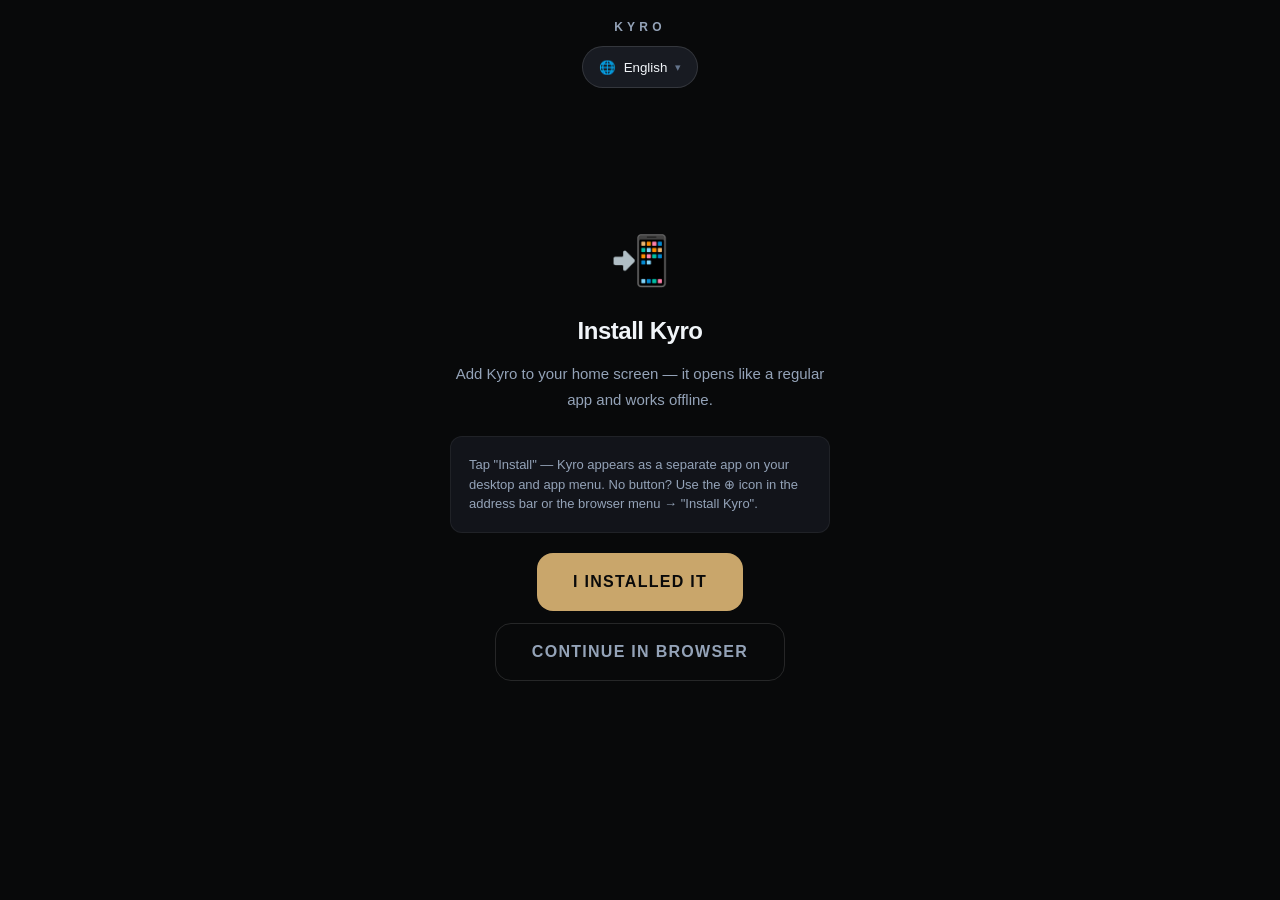
<file: kyro/index.html>
<!DOCTYPE html>
<html lang="ru">
<head>
  <meta charset="UTF-8" />
  <title>Kyro</title>
  <meta name="viewport" content="width=device-width,initial-scale=1,viewport-fit=cover" />
  <meta http-equiv="Content-Security-Policy" content="default-src 'self'; script-src 'self'; style-src 'self' 'unsafe-inline'; img-src 'self' data:; manifest-src 'self'; connect-src 'self'; object-src 'none'; base-uri 'none'; form-action 'none'" />
  <meta name="referrer" content="no-referrer" />
  <meta name="color-scheme" content="dark" />
  <meta name="theme-color" content="#08090a" />
  <meta name="description" content="Kyro — habits, goals, rewards." />
  <meta name="format-detection" content="telephone=no" />

  <!-- PWA -->
  <link rel="manifest" href="manifest.json" />
  <meta name="mobile-web-app-capable" content="yes" />
  <meta name="apple-mobile-web-app-capable" content="yes" />
  <meta name="apple-mobile-web-app-status-bar-style" content="black-translucent" />
  <meta name="apple-mobile-web-app-title" content="Kyro" />
  <link rel="icon" type="image/png" href="icons/icon-192.png" />
  <link rel="apple-touch-icon" href="icons/apple-touch-icon.png" />

  <link rel="stylesheet" href="styles.css" />
</head>
<body>

<!-- ================= ONBOARDING ================= -->
<div class="onboarding" id="onboarding">
  <div class="onboarding-header">
    <div class="onboarding-header-logo" id="onboarding-logo">Kyro</div>
    <button class="lang-pill" id="ob-lang-btn" type="button" aria-haspopup="dialog"><span aria-hidden="true">🌐</span><span id="ob-lang-label"></span><span class="chev" aria-hidden="true">▾</span></button>
  </div>

  <!-- 0: Install -->
  <div class="onboarding-screen active" data-screen="0">
    <div class="onboarding-content">
      <div class="install-icon">📲</div>
      <div class="onboarding-title" data-i18n="inst_title">Установите Kyro</div>
      <div class="onboarding-desc" data-i18n="inst_desc"></div>
      <div class="install-instructions" id="install-instructions"></div>
      <button class="onboarding-btn" id="onboarding-next-install">…</button>
      <button class="onboarding-btn secondary" id="onboarding-skip-install" style="margin-top:12px;" data-i18n="inst_browser"></button>
    </div>
  </div>

  <!-- 1: Quote -->
  <div class="onboarding-screen" data-screen="1">
    <div class="onboarding-quote" id="onboarding-quote">
      <div class="onboarding-quote-text" data-i18n="quote_text"></div>
      <div class="onboarding-quote-author" data-i18n="quote_author"></div>
    </div>
    <div class="onboarding-quote-btn" id="quote-btn-wrapper">
      <button class="onboarding-btn" id="onboarding-quote-start" data-i18n="start"></button>
    </div>
  </div>

  <!-- 2: Reading -->
  <div class="onboarding-screen" data-screen="2">
    <div class="onboarding-content">
      <div class="onboarding-label" data-i18n="recommend"></div>
      <div class="onboarding-title" data-i18n="before"></div>
      <div class="onboarding-desc" data-i18n="before_desc"></div>
      <div class="onboarding-article">
        <div class="onboarding-article-source" data-i18n="art_author"></div>
        <div class="onboarding-article-title" data-i18n="art_title"></div>
        <a href="https://x.com/thedankoe/status/2010751592346030461" target="_blank" rel="noopener noreferrer" class="onboarding-article-link" data-i18n="read_thread"></a>
      </div>
      <button class="onboarding-btn" id="onboarding-next-2" data-i18n="cont"></button>
    </div>
  </div>

  <!-- 3: Anti-vision -->
  <div class="onboarding-screen" data-screen="3">
    <div class="onboarding-content">
      <div class="onboarding-label" data-i18n="step1"></div>
      <div class="onboarding-title" data-i18n="anti_v"></div>
      <div class="onboarding-desc" data-i18n="anti_v_desc"></div>
      <textarea class="onboarding-textarea anti" id="anti-vision-input" data-i18n-ph="anti_ph" maxlength="200"></textarea>
      <div class="onboarding-word-count"><span id="anti-char-count">0</span> / 200</div>
      <button class="onboarding-btn" id="onboarding-next-3" data-i18n="cont"></button>
    </div>
  </div>

  <!-- 4: Vision -->
  <div class="onboarding-screen" data-screen="4">
    <div class="onboarding-content">
      <div class="onboarding-label" data-i18n="step2"></div>
      <div class="onboarding-title" data-i18n="vis"></div>
      <div class="onboarding-desc" data-i18n="vis_desc"></div>
      <textarea class="onboarding-textarea" id="vision-input" data-i18n-ph="vis_ph" maxlength="200"></textarea>
      <div class="onboarding-word-count"><span id="vision-char-count">0</span> / 200</div>
      <button class="onboarding-btn" id="onboarding-next-4" data-i18n="cont"></button>
    </div>
  </div>

  <!-- 5: Reflection time -->
  <div class="onboarding-screen" data-screen="5">
    <div class="onboarding-content">
      <div class="onboarding-label" data-i18n="step3"></div>
      <div class="onboarding-title" data-i18n="refl_title"></div>
      <div class="onboarding-desc" data-i18n="refl_desc"></div>
      <div class="onboarding-time-picker">
        <input type="time" id="reflection-time-input" value="08:00" />
      </div>
      <p class="small" style="margin:12px 0 24px;color:var(--text-dim);text-align:center;" data-i18n="later_hint"></p>
      <button class="onboarding-btn" id="onboarding-next-5" data-i18n="cont"></button>
    </div>
  </div>

  <!-- 6: How it works -->
  <div class="onboarding-screen" data-screen="6">
    <div class="onboarding-content">
      <div class="onboarding-label" data-i18n="how"></div>
      <div class="onboarding-title" data-i18n="simple"></div>
      <div class="onboarding-flow">
        <div class="flow-row">
          <div class="flow-item earn"><div class="flow-icon">✓</div><div class="flow-label" data-i18n="f_tasks"></div></div>
          <div class="flow-plus">+</div>
          <div class="flow-item earn"><div class="flow-icon">⚑</div><div class="flow-label" data-i18n="f_goals"></div></div>
          <div class="flow-arrow">→</div>
          <div class="flow-item points"><div class="flow-icon">+</div><div class="flow-label" data-i18n="f_points"></div></div>
        </div>
        <div class="flow-row">
          <div class="flow-item slip"><div class="flow-icon">✗</div><div class="flow-label" data-i18n="f_slip"></div></div>
          <div class="flow-arrow">→</div>
          <div class="flow-item debt"><div class="flow-icon">−</div><div class="flow-label" data-i18n="f_debt"></div></div>
          <div class="flow-arrow">→</div>
          <div class="flow-item atone"><div class="flow-icon">↺</div><div class="flow-label" data-i18n="f_atone"></div></div>
        </div>
        <div class="flow-row final">
          <div class="flow-item reward"><div class="flow-icon">★</div><div class="flow-label" data-i18n="f_rewards"></div></div>
        </div>
      </div>
      <button class="onboarding-btn" id="onboarding-start" data-i18n="enter"></button>
    </div>
  </div>

  <div class="onboarding-foot" id="onboarding-foot">
    <button class="foot-btn hidden-btn" id="onboarding-back" type="button"><span class="arr" aria-hidden="true">←</span><span data-i18n="ob_back"></span></button>
    <div class="onboarding-progress" id="onboarding-progress"></div>
    <button class="foot-btn skip" id="onboarding-skip" type="button"><span data-i18n="skip"></span><span class="arr" aria-hidden="true">→</span></button>
  </div>
</div>

<!-- ================= REFLECTION ================= -->
<div class="reflection-modal" id="reflection-modal" role="dialog" aria-modal="true">
  <div class="reflection-content">
    <div class="reflection-label" data-i18n="refl_title"></div>
    <div class="reflection-question" id="reflection-question"></div>
    <div class="reflection-actions">
      <button class="onboarding-btn secondary" id="reflection-skip" data-i18n="refl_later"></button>
      <button class="onboarding-btn" id="reflection-done" data-i18n="refl_done"></button>
    </div>
  </div>
</div>

<!-- ================= PIN LOCK ================= -->
<div class="pin-lock" id="pin-lock" role="dialog" aria-modal="true">
  <div class="pin-lock-title">Kyro</div>
  <div class="pin-lock-msg" id="pin-msg"></div>
  <div class="pin-dots" id="pin-dots">
    <div class="pin-dot"></div><div class="pin-dot"></div><div class="pin-dot"></div><div class="pin-dot"></div>
  </div>
  <div class="pin-pad" id="pin-pad">
    <button class="pin-btn" type="button">1</button><button class="pin-btn" type="button">2</button><button class="pin-btn" type="button">3</button>
    <button class="pin-btn" type="button">4</button><button class="pin-btn" type="button">5</button><button class="pin-btn" type="button">6</button>
    <button class="pin-btn" type="button">7</button><button class="pin-btn" type="button">8</button><button class="pin-btn" type="button">9</button>
    <button class="pin-btn empty" type="button" tabindex="-1" aria-hidden="true"></button><button class="pin-btn" type="button">0</button><button class="pin-btn back" type="button" aria-label="Backspace">←</button>
  </div>
  <div class="pin-links">
    <button class="link-btn" id="pin-forgot" type="button"></button>
    <button class="link-btn" id="pin-cancel" type="button" style="display:none"></button>
  </div>
</div>

<!-- ================= APP ================= -->
<div class="app-shell" id="app-shell" style="display:none">
  <div class="inner">
    <div class="install-banner hidden" id="install-banner">
      <div class="install-banner-text"><span class="icon">⊕</span><span id="install-banner-label"></span></div>
      <div style="display:flex;align-items:center;gap:6px;">
        <button class="install-banner-btn" id="install-banner-btn" type="button"></button>
        <button class="install-banner-close" id="install-banner-close" type="button" aria-label="Close">✕</button>
      </div>
    </div>

    <header class="top-header">
      <div class="app-title"><span>Kyro</span></div>
      <div class="header-right">
        <button class="settings-btn hbtn" id="lock-btn" type="button"><span class="hi" aria-hidden="true">🔒</span><span class="hl" data-i18n="hdr_lock"></span></button>
        <button class="settings-btn hbtn" id="settings-btn" type="button"><span class="hi" aria-hidden="true">☰</span><span class="hl" data-i18n="hdr_menu"></span></button>
      </div>
    </header>

    <nav class="nav-tabs" id="nav-tabs">
      <button class="nav-tab active" data-tab="tasks" type="button"><span class="icon" style="color:var(--emerald)">✓</span><span data-i18n="tab_tasks"></span></button>
      <button class="nav-tab" data-tab="goals" type="button"><span class="icon" style="color:var(--emerald)">⚑</span><span data-i18n="tab_goals"></span></button>
      <button class="nav-tab" data-tab="anti" type="button"><span class="icon" style="color:var(--crimson)">⚔</span><span data-i18n="tab_fight"></span></button>
      <button class="nav-tab" data-tab="analytics" type="button"><span class="icon">↗</span><span data-i18n="tab_prog"></span></button>
      <button class="nav-tab" data-tab="month" type="button"><span class="icon">🌸</span><span data-i18n="tab_month"></span></button>
      <button class="nav-tab" data-tab="redeem" type="button"><span class="icon" style="color:var(--gold)">★</span><span data-i18n="tab_rew"></span></button>
    </nav>
    <div class="hint" id="tab-hint" hidden></div>

    <section id="tab-tasks"></section>
    <section id="tab-goals" style="display:none;"></section>
    <section id="tab-anti" style="display:none;"></section>
    <section id="tab-analytics" style="display:none;"></section>
    <section id="tab-month" style="display:none;"></section>
    <section id="tab-redeem" style="display:none;"></section>
  </div>
  <button class="fab" id="fab" type="button"><span class="fab-plus" aria-hidden="true">+</span><span id="fab-label"></span></button>
</div>

<!-- Settings -->
<div class="modal-overlay" id="settings-modal">
  <div class="modal" role="dialog" aria-modal="true">
    <div class="modal-header">
      <div class="modal-title" data-i18n="settings"></div>
      <button class="modal-close" id="modal-close" type="button" aria-label="Close">✕</button>
    </div>
    <div id="settings-content"></div>
  </div>
</div>

<!-- Install instructions -->
<div class="modal-overlay" id="install-modal">
  <div class="modal" role="dialog" aria-modal="true">
    <div class="modal-header">
      <div class="modal-title" data-i18n="inst_modal_title"></div>
      <button class="modal-close" id="install-modal-close" type="button" aria-label="Close">✕</button>
    </div>
    <div class="install-instructions" id="install-modal-instructions" style="margin:0;"></div>
  </div>
</div>

<!-- Quick add -->
<div class="modal-overlay" id="quick-modal">
  <div class="modal" role="dialog" aria-modal="true" aria-labelledby="quick-title">
    <div class="modal-header">
      <div class="modal-title" id="quick-title"></div>
      <button class="modal-close" id="quick-close" type="button" aria-label="Close">✕</button>
    </div>
    <div id="quick-body"></div>
  </div>
</div>

<!-- Language picker -->
<div class="modal-overlay top-layer" id="lang-modal">
  <div class="modal" role="dialog" aria-modal="true">
    <div class="modal-header">
      <div class="modal-title" data-i18n="language"></div>
      <button class="modal-close" id="lang-close" type="button" aria-label="Close">✕</button>
    </div>
    <div class="lang-list" id="lang-list"></div>
  </div>
</div>

<div class="toast" id="toast" role="status" aria-live="polite"></div>

<script src="app.js"></script>
</body>
</html>
</file>
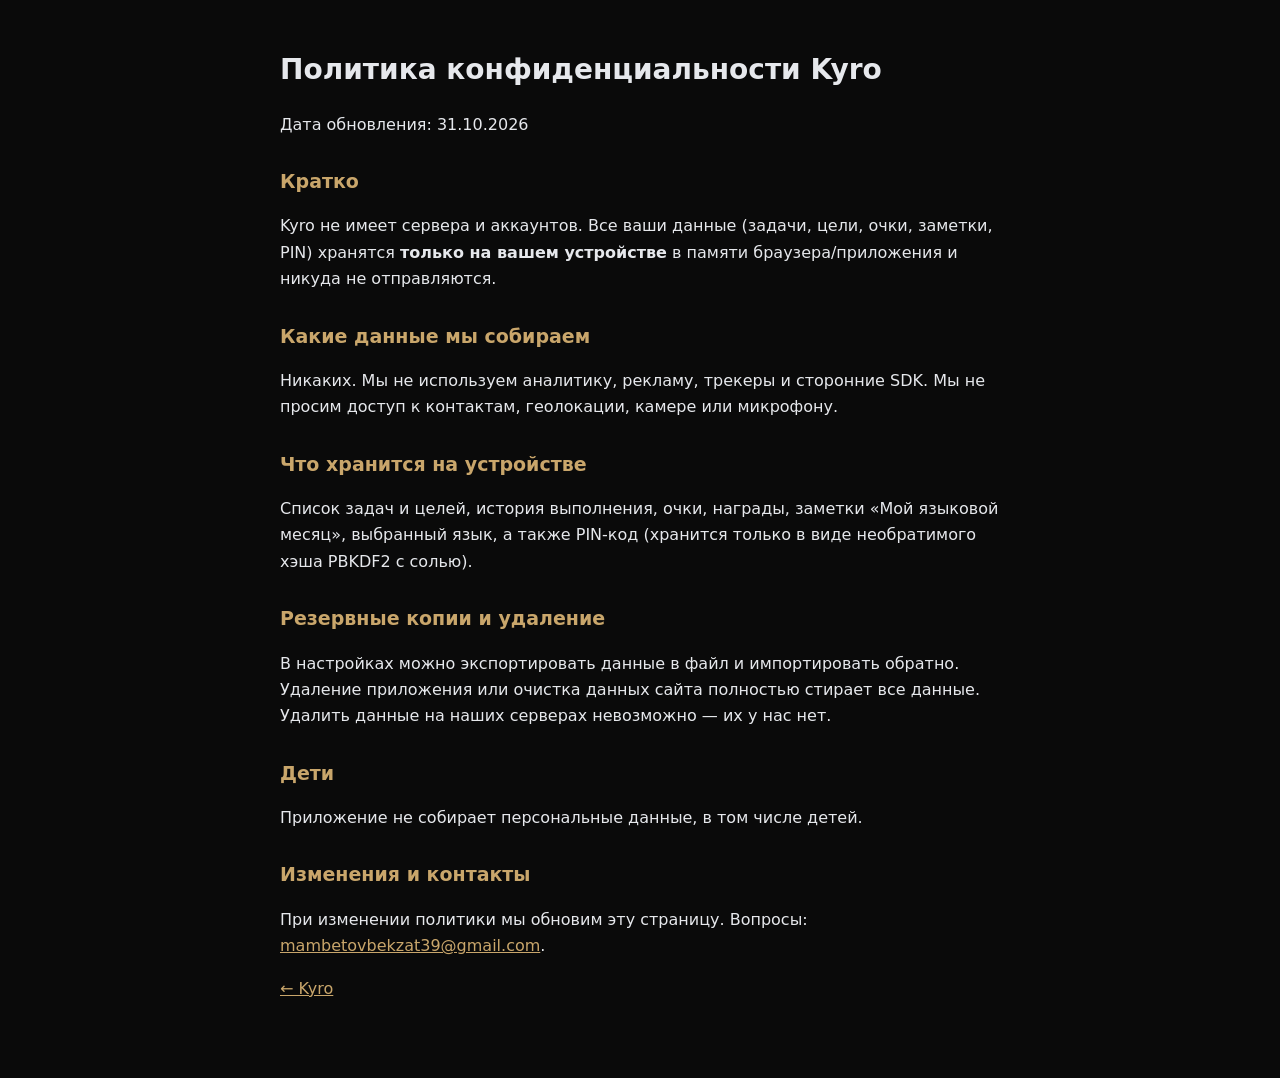
<file: kyro/privacy.html>
<!doctype html><html lang="ru"><head><meta charset="utf-8"><meta name="viewport" content="width=device-width,initial-scale=1"><title>Kyro — Политика конфиденциальности</title>
<style>body{font:16px/1.65 system-ui,sans-serif;background:#0a0a0a;color:#e6e8ec;max-width:720px;margin:0 auto;padding:28px 18px 60px}h1{font-size:28px}h2{margin-top:28px;font-size:19px;color:#c9a66b}a{color:#c9a66b}</style></head><body>
<h1>Политика конфиденциальности Kyro</h1><p>Дата обновления: 31.10.2026</p>
<h2>Кратко</h2><p>Kyro не имеет сервера и аккаунтов. Все ваши данные (задачи, цели, очки, заметки, PIN) хранятся <b>только на вашем устройстве</b> в памяти браузера/приложения и никуда не отправляются.</p>
<h2>Какие данные мы собираем</h2><p>Никаких. Мы не используем аналитику, рекламу, трекеры и сторонние SDK. Мы не просим доступ к контактам, геолокации, камере или микрофону.</p>
<h2>Что хранится на устройстве</h2><p>Список задач и целей, история выполнения, очки, награды, заметки «Мой языковой месяц», выбранный язык, а также PIN-код (хранится только в виде необратимого хэша PBKDF2 с солью).</p>
<h2>Резервные копии и удаление</h2><p>В настройках можно экспортировать данные в файл и импортировать обратно. Удаление приложения или очистка данных сайта полностью стирает все данные. Удалить данные на наших серверах невозможно — их у нас нет.</p>
<h2>Дети</h2><p>Приложение не собирает персональные данные, в том числе детей.</p>
<h2>Изменения и контакты</h2><p>При изменении политики мы обновим эту страницу. Вопросы: <a href="mailto:mambetovbekzat39@gmail.com">mambetovbekzat39@gmail.com</a>.</p>
<p><a href="./">← Kyro</a></p></body></html>
</file>
<file: kyro/styles.css>
* { box-sizing:border-box; margin:0; padding:0; -webkit-tap-highlight-color:transparent; }

:root {
  --bg:#08090a; --bg-soft:#0f1114; --bg-card:#12141a; --bg-elevated:#181b22;
  --border-subtle:rgba(255,255,255,0.06); --border-strong:rgba(255,255,255,0.12);
  --gold:#c9a66b; --gold-soft:rgba(201,166,107,0.12); --gold-dim:#9a7b4a;
  --emerald:#22c55e; --emerald-soft:rgba(34,197,94,0.12);
  --crimson:#ef4444; --crimson-soft:rgba(239,68,68,0.12);
  --violet:#8b5cf6; --violet-soft:rgba(139,92,246,0.12);
  --text-main:#f1f5f9; --text-muted:#94a3b8; --text-dim:#64748b;
  --radius-lg:14px; --nav-h:62px;
  --sat:env(safe-area-inset-top,0px); --sab:env(safe-area-inset-bottom,0px);
  --sal:env(safe-area-inset-left,0px); --sar:env(safe-area-inset-right,0px);
  --serif:'Iowan Old Style','Palatino Linotype',Georgia,'Noto Serif',serif;
}

html { height:100%; -webkit-text-size-adjust:100%; text-size-adjust:100%; color-scheme:dark; background:var(--bg); }

body {
  min-height:100vh; min-height:100dvh;
  font-family:-apple-system,BlinkMacSystemFont,'Segoe UI',Roboto,'Noto Sans','Noto Sans Arabic',Tahoma,'Noto Sans KR','Apple SD Gothic Neo','Malgun Gothic',Arial,sans-serif;
  background:var(--bg); color:var(--text-main);
  font-size:15px; line-height:1.5;
  -webkit-font-smoothing:antialiased;
  padding:var(--sat) var(--sar) 0 var(--sal);
  overscroll-behavior-y:none;
  touch-action:manipulation;
}
button { font-family:inherit; touch-action:manipulation; }

.app-shell { width:100%; max-width:560px; margin:0 auto; padding:16px 14px calc(var(--nav-h) + 104px + var(--sab)); }
.inner { position:relative; }

/* HEADER */
.top-header { display:flex; align-items:center; justify-content:space-between; gap:10px; margin-bottom:16px; padding-bottom:14px; border-bottom:1px solid var(--border-subtle); }
.app-title { font-size:16px; letter-spacing:.2em; font-weight:600; text-transform:uppercase; }
.header-right { display:flex; gap:8px; }
.settings-btn { background:var(--bg-elevated); border:1px solid var(--border-subtle); border-radius:12px; width:44px; height:44px; cursor:pointer; color:var(--text-muted); font-size:17px; display:flex; align-items:center; justify-content:center; transition:all .2s; }
.settings-btn:hover { background:var(--bg-soft); border-color:var(--border-strong); color:var(--text-main); }

/* NAV: bottom bar on phones */
.nav-tabs { position:fixed; left:0; right:0; bottom:0; z-index:50; display:grid; grid-template-columns:repeat(6,minmax(0,1fr)); gap:1px; padding:6px calc(8px + var(--sar)) calc(6px + var(--sab)) calc(8px + var(--sal)); background:rgba(15,17,20,.96); -webkit-backdrop-filter:blur(14px); backdrop-filter:blur(14px); border-top:1px solid var(--border-subtle); }
.nav-tab { border:none; background:transparent; color:var(--text-dim); font-size:10px; font-weight:600; min-height:50px; padding:6px 2px; border-radius:10px; display:flex; flex-direction:column; align-items:center; justify-content:center; gap:3px; cursor:pointer; transition:all .15s; letter-spacing:.02em; }
.nav-tab span { max-width:100%; overflow:hidden; text-overflow:ellipsis; white-space:nowrap; }
.nav-tab span.icon { font-size:19px; opacity:.55; line-height:1; }
.nav-tab.active { background:var(--bg-elevated); color:var(--text-main); }
.nav-tab.active span.icon { opacity:1; }

/* COMMON */
.card { background:var(--bg-elevated); border-radius:var(--radius-lg); border:1px solid var(--border-subtle); padding:16px; margin-bottom:12px; }
.section-title { font-size:12px; letter-spacing:.06em; color:var(--text-muted); margin-bottom:14px; font-weight:600; display:flex; align-items:center; gap:8px; text-transform:uppercase; }
.section-title .icon.green{color:var(--emerald)} .section-title .icon.red{color:var(--crimson)} .section-title .icon.purple{color:var(--violet)} .section-title .icon.gold{color:var(--gold)}

.row { display:flex; align-items:center; justify-content:space-between; gap:12px; padding:12px 0; border-bottom:1px solid var(--border-subtle); }
.row:first-of-type { padding-top:0; }
.row:last-child { padding-bottom:0; border-bottom:none; }
.row-title { font-size:15px; font-weight:500; word-break:break-word; }
.row-title.done { text-decoration:line-through; color:var(--text-dim); }

.pill { font-size:11px; padding:4px 8px; border-radius:6px; background:var(--bg-soft); color:var(--text-muted); display:inline-flex; align-items:center; gap:4px; font-weight:500; }
.pill.green{background:var(--emerald-soft);color:var(--emerald)} .pill.red{background:var(--crimson-soft);color:var(--crimson)} .pill.gold{background:var(--gold-soft);color:var(--gold)} .pill.violet{background:var(--violet-soft);color:var(--violet)} .pill.subtle{color:var(--text-dim)}
.badges { display:flex; flex-wrap:wrap; gap:5px; margin-top:6px; }

.btn { border-radius:10px; border:none; min-height:44px; padding:10px 16px; font-size:13px; cursor:pointer; font-weight:600; background:var(--gold); color:#0a0a0a; display:inline-flex; align-items:center; justify-content:center; gap:6px; white-space:nowrap; transition:all .15s; }
.btn:hover { filter:brightness(1.1); }
.btn:active { transform:scale(.97); }
.btn.small { min-height:38px; font-size:12px; padding:6px 14px; flex-shrink:0; }
.btn.green { background:var(--emerald); }
.btn.ghost { background:transparent; color:var(--text-muted); border:1px solid var(--border-strong); }
.btn.ghost:hover { background:var(--bg-soft); color:var(--text-main); }
.btn.ghost.danger { color:var(--crimson); border-color:rgba(239,68,68,.35); }
.btn.violet { background:var(--violet); color:#fff; }
.btn.block { width:100%; }
.btn:disabled { opacity:.4; cursor:not-allowed; }

input, select, textarea { width:100%; padding:12px 14px; border-radius:10px; border:1px solid var(--border-subtle); background:var(--bg-soft); color:var(--text-main); font-size:16px; font-family:inherit; outline:none; transition:border-color .15s; min-height:46px; }
input:focus, select:focus, textarea:focus { border-color:var(--gold-dim); }
input::placeholder, textarea::placeholder { color:var(--text-dim); }
select { cursor:pointer; }
textarea { resize:vertical; line-height:1.6; }
label { font-size:11px; color:var(--text-dim); margin-bottom:8px; display:block; font-weight:600; text-transform:uppercase; letter-spacing:.06em; }
.field { margin-bottom:14px; }
.small { font-size:13px; color:var(--text-muted); line-height:1.5; }

.weekday-chips { display:flex; flex-wrap:wrap; gap:6px; }
.weekday { font-size:13px; min-width:42px; padding:9px 10px; text-align:center; border-radius:8px; border:1px solid var(--border-subtle); cursor:pointer; user-select:none; color:var(--text-muted); background:var(--bg-soft); }
.weekday.selected { border-color:var(--gold-dim); background:var(--gold-soft); color:var(--gold); font-weight:600; }

.link-btn { background:none; border:none; color:var(--text-dim); font-size:13px; padding:10px; cursor:pointer; text-decoration:underline; }
.link-btn:hover { color:var(--text-muted); }

/* MODAL */
.modal-overlay { position:fixed; inset:0; background:rgba(0,0,0,.75); -webkit-backdrop-filter:blur(8px); backdrop-filter:blur(8px); z-index:1000; display:none; align-items:flex-end; justify-content:center; }
.modal-overlay.active { display:flex; }
.modal { background:var(--bg-card); border:1px solid var(--border-subtle); border-radius:20px 20px 0 0; max-width:560px; width:100%; max-height:92vh; max-height:92dvh; overflow-y:auto; -webkit-overflow-scrolling:touch; padding:20px 16px calc(24px + var(--sab)); box-shadow:0 -10px 40px rgba(0,0,0,.5); }
.modal-header { display:flex; align-items:center; justify-content:space-between; margin-bottom:18px; padding-bottom:14px; border-bottom:1px solid var(--border-subtle); }
.modal-title { font-size:18px; font-weight:700; }
.modal-close { background:var(--bg-elevated); border:1px solid var(--border-subtle); border-radius:10px; width:44px; height:44px; cursor:pointer; color:var(--text-muted); font-size:16px; }

.settings-nav { display:flex; flex-wrap:wrap; gap:6px; margin-bottom:16px; padding-bottom:16px; border-bottom:1px solid var(--border-subtle); }
.settings-nav-btn { padding:10px 12px; border-radius:8px; border:1px solid var(--border-subtle); background:var(--bg-soft); color:var(--text-muted); font-size:11px; font-weight:600; cursor:pointer; text-transform:uppercase; letter-spacing:.04em; }
.settings-nav-btn.active { background:var(--gold-soft); border-color:var(--gold-dim); color:var(--gold); }

.lang-grid { display:grid; grid-template-columns:1fr 1fr; gap:8px; }
.lang-btn { padding:12px 8px; border-radius:10px; border:1px solid var(--border-subtle); background:var(--bg-soft); color:var(--text-muted); font-size:14px; font-weight:600; cursor:pointer; }
.lang-btn.active { background:var(--gold-soft); border-color:var(--gold-dim); color:var(--gold); }

/* WEEK SCROLL */
.week-scroll { display:flex; gap:8px; overflow-x:auto; padding:4px 0 8px; margin-bottom:4px; scrollbar-width:none; -webkit-overflow-scrolling:touch; scroll-snap-type:x proximity; }
.week-scroll::-webkit-scrollbar { display:none; }
.week-day { flex:0 0 auto; width:68px; padding:10px 6px; background:var(--bg-elevated); border:1px solid var(--border-subtle); border-radius:12px; text-align:center; cursor:pointer; scroll-snap-align:start; }
.week-day.selected { background:var(--gold-soft); border-color:var(--gold-dim); }
.week-day.today .week-day-num, .week-day.selected .week-day-num { color:var(--gold); }
.week-day-name { font-size:10px; font-weight:600; color:var(--text-dim); text-transform:uppercase; letter-spacing:.06em; margin-bottom:4px; }
.week-day-num { font-size:22px; font-weight:600; line-height:1; }
.week-day-count { font-size:10px; color:var(--text-dim); margin-top:4px; white-space:nowrap; }

/* VISION */
.vision-card { background:linear-gradient(135deg,var(--gold-soft),rgba(201,166,107,.05)); border:1px solid rgba(201,166,107,.2); border-radius:var(--radius-lg); padding:16px; margin-bottom:14px; }
.vision-card.anti { background:linear-gradient(135deg,var(--crimson-soft),rgba(239,68,68,.05)); border-color:rgba(239,68,68,.2); }
.vision-card-label { font-size:10px; font-weight:600; letter-spacing:.1em; text-transform:uppercase; color:var(--gold); margin-bottom:8px; }
.vision-card.anti .vision-card-label { color:var(--crimson); }
.vision-card-text { font-size:14px; line-height:1.6; color:var(--text-muted); font-style:italic; word-break:break-word; }
.vision-card-empty { font-size:13px; color:var(--text-dim); }

/* POINTS (rewards tab) */
.points-hero { text-align:center; padding:22px 16px; }
.points-hero-label { font-size:11px; text-transform:uppercase; letter-spacing:.1em; color:var(--text-dim); font-weight:600; }
.points-hero-value { font-size:56px; font-weight:800; line-height:1.1; margin:6px 0 14px; letter-spacing:-.02em; }
.points-stats { display:flex; justify-content:center; gap:8px; flex-wrap:wrap; }
.debt-warn { margin-top:14px; padding:12px; border-radius:10px; background:var(--crimson-soft); border:1px solid rgba(239,68,68,.25); color:var(--crimson); font-size:13px; }

/* ANALYTICS */
.analytics-grid { display:grid; grid-template-columns:repeat(3,minmax(0,1fr)); gap:8px; }
.analytics-card { background:var(--bg-soft); border-radius:10px; padding:14px 8px; text-align:center; }
.analytics-label { font-size:10px; text-transform:uppercase; letter-spacing:.06em; color:var(--text-dim); margin-bottom:8px; font-weight:600; }
.analytics-value { font-size:26px; font-weight:700; letter-spacing:-.03em; line-height:1; }
.analytics-sublabel { font-size:10px; color:var(--text-dim); margin-top:6px; font-weight:500; }

.calendar-header { display:flex; align-items:flex-end; justify-content:space-between; gap:10px; margin-bottom:12px; }
.calendar-header > div:first-child { flex:1; min-width:0; }
.calendar { display:grid; grid-template-columns:repeat(7,minmax(0,1fr)); gap:4px; margin-top:6px; }
.day-name { font-size:10px; text-align:center; color:var(--text-dim); font-weight:600; }
.day-cell { height:36px; border-radius:8px; font-size:12px; display:flex; align-items:center; justify-content:center; background:var(--bg-soft); color:var(--text-muted); font-weight:500; }
.day-cell.done { background:var(--emerald-soft); color:var(--emerald); font-weight:700; }
.day-cell.missed { color:var(--text-dim); }
.day-cell.off { opacity:.3; }
.day-cell.future { opacity:.4; }
.day-cell.today { box-shadow:inset 0 0 0 2px var(--gold); }
.streak-footer { margin-top:16px; display:flex; justify-content:space-between; gap:12px; font-size:12px; color:var(--text-muted); }
.streak-footer strong { color:var(--text-main); font-size:20px; font-weight:700; }

.victory-banner { background:linear-gradient(135deg,var(--emerald-soft),rgba(52,211,153,.05)); border:1px solid var(--emerald); border-radius:12px; padding:14px; text-align:center; margin-bottom:14px; }
.victory-icon { font-size:20px; color:var(--emerald); }
.victory-text { font-size:12px; font-weight:600; color:var(--emerald); text-transform:uppercase; letter-spacing:.1em; }

/* INSTALL */
.install-banner { display:flex; align-items:center; justify-content:space-between; gap:10px; background:linear-gradient(135deg,var(--gold-soft),rgba(201,166,107,.05)); border:1px solid var(--gold-dim); border-radius:12px; padding:10px 12px; margin-bottom:14px; }
.install-banner.hidden { display:none; }
.install-banner-text { display:flex; align-items:center; gap:8px; font-size:13px; font-weight:600; color:var(--gold); min-width:0; }
.install-banner-btn { background:var(--gold); color:#0a0a0a; border:none; border-radius:8px; min-height:38px; padding:8px 14px; font-size:12px; font-weight:700; cursor:pointer; white-space:nowrap; }
.install-banner-close { background:transparent; border:none; color:var(--gold-dim); cursor:pointer; font-size:16px; width:36px; height:38px; }
.install-icon { font-size:48px; margin-bottom:16px; }
.install-instructions { background:var(--bg-card); border:1px solid var(--border-subtle); border-radius:12px; padding:18px; margin:20px 0; text-align:start; }
.install-step { display:flex; align-items:flex-start; gap:12px; margin-bottom:14px; }
.install-step:last-child { margin-bottom:0; }
.install-step-num { width:24px; height:24px; border-radius:50%; background:var(--gold); color:#0a0a0a; font-size:12px; font-weight:700; display:flex; align-items:center; justify-content:center; flex-shrink:0; }
.install-step-text { font-size:14px; line-height:1.5; color:var(--text-muted); }
.install-intro { font-size:13px; color:var(--text-muted); margin-bottom:14px; line-height:1.5; }

/* PIN */
.pin-lock { position:fixed; inset:0; background:var(--bg); z-index:9998; display:none; flex-direction:column; align-items:center; justify-content:center; padding:24px; padding-bottom:calc(24px + var(--sab)); overflow-y:auto; }
.pin-lock.visible { display:flex; }
.pin-lock-title { font-size:14px; font-weight:600; margin-bottom:12px; text-transform:uppercase; letter-spacing:.3em; }
.pin-lock-msg { font-size:14px; color:var(--text-muted); margin-bottom:28px; text-align:center; min-height:21px; max-width:300px; }
.pin-lock-msg.error { color:var(--crimson); }
.pin-dots { display:flex; gap:16px; margin-bottom:28px; }
.pin-dot { width:15px; height:15px; border-radius:50%; background:var(--bg-elevated); border:2px solid var(--border-strong); transition:all .12s; }
.pin-dot.filled { background:var(--gold); border-color:var(--gold); }
.pin-dot.error { background:var(--crimson); border-color:var(--crimson); }
.pin-pad { display:grid; grid-template-columns:repeat(3,1fr); gap:12px; }
.pin-btn { width:72px; height:72px; border-radius:50%; background:var(--bg-elevated); border:1px solid var(--border-subtle); color:var(--text-main); font-size:26px; font-weight:600; cursor:pointer; user-select:none; -webkit-user-select:none; }
.pin-btn:active { transform:scale(.94); background:var(--bg-soft); }
.pin-btn.empty { visibility:hidden; }
.pin-btn.back { font-size:20px; color:var(--text-muted); }
.pin-links { margin-top:18px; display:flex; gap:14px; flex-wrap:wrap; justify-content:center; }
@media (max-height:640px){ .pin-btn{width:60px;height:60px;font-size:22px} .pin-pad{gap:8px} .pin-lock-msg,.pin-dots{margin-bottom:16px} }

/* ONBOARDING */
.onboarding { position:fixed; inset:0; background:var(--bg); z-index:9999; overflow:hidden; }
.onboarding.hidden { display:none; }
.onboarding-header { position:fixed; top:0; left:0; right:0; padding:calc(18px + var(--sat)) 16px 14px; text-align:center; z-index:10; background:linear-gradient(to bottom,var(--bg) 70%,transparent); pointer-events:none; }
.onboarding-header > * { pointer-events:auto; }
.onboarding-header-logo { font-size:12px; font-weight:600; letter-spacing:.35em; text-transform:uppercase; color:var(--text-muted); opacity:0; transition:opacity 1s; }
.onboarding-header-logo.visible { opacity:1; }
.lang-row { display:flex; gap:6px; justify-content:center; margin-top:12px; flex-wrap:wrap; }
.lang-chip { padding:6px 12px; border-radius:999px; border:1px solid var(--border-subtle); background:var(--bg-soft); color:var(--text-muted); font-size:12px; font-weight:600; cursor:pointer; }
.lang-chip.active { background:var(--gold-soft); border-color:var(--gold-dim); color:var(--gold); }

.onboarding-screen { position:absolute; inset:0; display:flex; flex-direction:column; align-items:center; padding:calc(110px + var(--sat)) 24px calc(80px + var(--sab)); opacity:0; visibility:hidden; pointer-events:none; overflow-y:auto; -webkit-overflow-scrolling:touch; transition:opacity .6s, visibility 0s .6s; }
.onboarding-screen.active { opacity:1; visibility:visible; pointer-events:auto; transition:opacity .6s; }
.onboarding-content, .onboarding-quote, .onboarding-quote-btn { margin-top:auto; margin-bottom:auto; }
.onboarding-quote-btn { margin-top:0; }
.onboarding-content { max-width:380px; width:100%; text-align:center; opacity:0; transform:translateY(14px); transition:opacity .6s .1s, transform .6s .1s; }
.onboarding-screen.active .onboarding-content { opacity:1; transform:none; }

.onboarding-quote { max-width:340px; text-align:center; opacity:0; transform:translateY(12px); transition:opacity 1.2s, transform 1.2s; margin-bottom:0; }
.onboarding-quote.visible { opacity:1; transform:none; }
.onboarding-quote-text { font-family:var(--serif); font-size:22px; line-height:1.6; font-style:italic; }
.onboarding-quote-author { font-size:11px; color:var(--text-dim); letter-spacing:.15em; text-transform:uppercase; margin-top:36px; font-weight:500; opacity:0; transition:opacity .8s .6s; }
.onboarding-quote.visible .onboarding-quote-author { opacity:1; }
.onboarding-quote-btn { margin-top:48px; margin-bottom:auto; opacity:0; transform:translateY(8px); transition:opacity .8s, transform .8s; }
.onboarding-quote-btn.visible { opacity:1; transform:none; }

.onboarding-label { font-size:11px; font-weight:600; letter-spacing:.1em; text-transform:uppercase; color:var(--text-dim); margin-bottom:12px; }
.onboarding-title { font-size:24px; font-weight:600; letter-spacing:-.02em; margin-bottom:12px; }
.onboarding-desc { font-size:15px; line-height:1.7; color:var(--text-muted); margin-bottom:24px; }
.onboarding-desc strong { color:var(--gold); font-weight:600; }
.onboarding-article { background:var(--bg-card); border:1px solid var(--border-subtle); border-radius:12px; padding:18px; margin-bottom:24px; text-align:start; }
.onboarding-article-source { font-size:10px; color:var(--text-dim); letter-spacing:.05em; text-transform:uppercase; margin-bottom:10px; }
.onboarding-article-title { font-size:16px; font-weight:600; line-height:1.4; }
.onboarding-article-link { display:inline-block; margin-top:14px; font-size:12px; font-weight:600; color:var(--gold); text-decoration:none; }
.onboarding-textarea { width:100%; min-height:140px; padding:16px; border-radius:10px; border:1px solid var(--border-subtle); background:var(--bg-card); color:var(--text-main); font-size:16px; line-height:1.6; resize:none; margin-bottom:12px; }
.onboarding-textarea.anti { border-color:rgba(239,68,68,.3); }
.onboarding-textarea.anti:focus { border-color:var(--crimson); }
.onboarding-word-count { font-size:11px; color:var(--text-dim); text-align:right; margin-bottom:22px; }

.onboarding-progress { position:fixed; bottom:calc(28px + var(--sab)); left:50%; transform:translateX(-50%); display:flex; gap:8px; opacity:0; transition:opacity .6s; z-index:10; }
.onboarding-progress.visible { opacity:1; }
.onboarding-dot { width:6px; height:6px; border-radius:50%; background:var(--text-dim); opacity:.3; transition:all .4s; }
.onboarding-dot.active { opacity:1; background:var(--gold); width:18px; border-radius:3px; }

.onboarding-btn { padding:14px 36px; min-height:48px; border-radius:10px; border:none; background:var(--gold); color:#0a0a0a; font-size:12px; font-weight:700; cursor:pointer; letter-spacing:.08em; text-transform:uppercase; transition:all .25s; max-width:100%; }
.onboarding-btn:hover { transform:translateY(-2px); box-shadow:0 6px 24px rgba(201,166,107,.3); }
.onboarding-btn:active { transform:none; }
.onboarding-btn.secondary { background:transparent; color:var(--text-muted); border:1px solid var(--border-strong); }
.onboarding-btn.secondary:hover { color:var(--text-main); box-shadow:none; transform:none; }
.onboarding-skip { position:fixed; top:calc(14px + var(--sat)); right:12px; font-size:11px; color:var(--text-dim); background:none; border:none; cursor:pointer; letter-spacing:.08em; text-transform:uppercase; padding:10px; opacity:0; transition:opacity .6s; z-index:11; }
.onboarding-skip.visible { opacity:1; }

.onboarding-flow { margin:20px 0 28px; }
.flow-row { display:flex; align-items:center; justify-content:center; gap:8px; margin-bottom:14px; flex-wrap:wrap; }
.flow-row.final { margin-top:20px; padding-top:20px; border-top:1px solid var(--border-subtle); }
.flow-item { display:flex; flex-direction:column; align-items:center; gap:6px; padding:12px 12px; border-radius:10px; background:var(--bg-card); border:1px solid var(--border-subtle); min-width:68px; }
.flow-item.earn, .flow-item.points { border-color:rgba(34,197,94,.3); background:rgba(34,197,94,.08); color:var(--emerald); }
.flow-item.slip, .flow-item.debt { border-color:rgba(239,68,68,.3); background:rgba(239,68,68,.08); color:var(--crimson); }
.flow-item.atone { border-color:rgba(139,92,246,.3); background:rgba(139,92,246,.08); color:var(--violet); }
.flow-item.reward { border-color:rgba(201,166,107,.4); background:rgba(201,166,107,.15); color:var(--gold); }
.flow-icon { font-size:18px; font-weight:700; }
.flow-label { font-size:10px; font-weight:600; color:var(--text-muted); text-transform:uppercase; letter-spacing:.03em; }
.flow-arrow { font-size:14px; color:var(--text-dim); }
.flow-plus { font-size:16px; color:var(--emerald); font-weight:600; }
.onboarding-time-picker { margin:20px 0 0; }
.onboarding-time-picker input[type="time"] { font-size:32px; font-weight:600; padding:14px 22px; border-radius:12px; background:var(--bg-card); text-align:center; width:auto; min-width:180px; }

/* REFLECTION */
.reflection-modal { position:fixed; inset:0; background:rgba(8,9,10,.96); -webkit-backdrop-filter:blur(20px); backdrop-filter:blur(20px); z-index:10000; display:none; align-items:center; justify-content:center; padding:24px; overflow-y:auto; }
.reflection-modal.active { display:flex; }
.reflection-content { max-width:380px; width:100%; text-align:center; padding:32px 8px; margin:auto; }
.reflection-label { font-size:11px; font-weight:600; letter-spacing:.15em; text-transform:uppercase; color:var(--gold); margin-bottom:24px; }
.reflection-question { font-family:var(--serif); font-size:22px; line-height:1.6; font-style:italic; margin-bottom:36px; }
.reflection-actions { display:flex; gap:12px; justify-content:center; flex-wrap:wrap; }

/* TOAST */
.toast { position:fixed; left:50%; bottom:calc(var(--nav-h) + 90px + var(--sab)); transform:translate(-50%,20px); background:var(--bg-elevated); border:1px solid var(--border-strong); color:var(--text-main); padding:10px 18px; border-radius:999px; font-size:13px; font-weight:600; opacity:0; pointer-events:none; transition:all .25s; z-index:20000; max-width:90vw; text-align:center; }
.toast.show { opacity:1; transform:translate(-50%,0); }

/* TABLET / DESKTOP */
@media (min-width:640px) {
  body { padding:40px 20px; }
  .app-shell { padding-bottom:110px; background:var(--bg-card); border:1px solid var(--border-subtle); border-radius:24px; box-shadow:0 25px 50px -12px rgba(0,0,0,.5); padding:28px; }
  .nav-tabs { position:static; padding:4px; border:none; border-radius:14px; background:var(--bg-soft); margin-bottom:20px; -webkit-backdrop-filter:none; backdrop-filter:none; }
  .nav-tab { font-size:11px; }
  .modal-overlay { align-items:center; padding:20px; }
  .modal { border-radius:20px; max-width:520px; padding:24px; }
  .toast { bottom:96px; }
}
@media (min-width:900px) { .app-shell { max-width:640px; } }
@media (max-width:360px) { .app-shell { padding-inline:10px; } .analytics-value { font-size:22px; } .points-hero-value { font-size:46px; } }
@media (prefers-reduced-motion:reduce) { * { transition:none !important; animation:none !important; } }

/* RTL (Arabic) */
[dir="rtl"] * { letter-spacing:0 !important; text-transform:none !important; font-style:normal !important; }
[dir="rtl"] .pin-pad { direction:ltr; }
[dir="rtl"] .onboarding-skip { right:auto; left:12px; }
[dir="rtl"] .onboarding-word-count { text-align:left; }
[dir="rtl"] .flow-arrow { display:inline-block; transform:scaleX(-1); }
[dir="rtl"] .pill { unicode-bidi:plaintext; }
[dir="rtl"] .btn.small, [dir="rtl"] .onboarding-btn { unicode-bidi:plaintext; }
[dir="rtl"] .onboarding-textarea, [dir="rtl"] textarea { text-align:start; }

/* LANGUAGE MONTH */
.lm-head { display:flex; align-items:center; justify-content:space-between; gap:10px; }
.lm-title { font-size:20px; font-weight:700; word-break:break-word; }
.lm-nav { display:flex; gap:6px; flex-shrink:0; }
.lm-nav button { width:44px; height:44px; border-radius:10px; border:1px solid var(--border-subtle); background:var(--bg-soft); color:var(--text-muted); font-size:18px; cursor:pointer; }
.lm-tracks { display:grid; grid-template-columns:repeat(2,minmax(0,1fr)); gap:10px; margin-top:14px; }
.lm-track { background:var(--bg-soft); border:1px solid var(--border-subtle); border-radius:12px; padding:14px 8px; text-align:center; min-width:0; }
.lm-track-name { font-size:13px; font-weight:600; overflow-wrap:anywhere; }
.lm-track-val { font-size:30px; font-weight:800; line-height:1.2; margin:6px 0 2px; }
.lm-legend { display:flex; flex-wrap:wrap; gap:6px 14px; margin:8px 0 14px; font-size:12px; color:var(--text-muted); }
.lm-legend span { display:inline-flex; align-items:center; gap:6px; }
.lm-legend i, .lm-dots i, .lm-chip-dot { display:inline-block; width:8px; height:8px; border-radius:50%; flex-shrink:0; }
.lm-all-dot { background:var(--emerald-soft); box-shadow:inset 0 0 0 1px var(--emerald); }
.lm-grid { display:grid; grid-template-columns:repeat(7,minmax(0,1fr)); gap:5px; }
.lm-grid .day-name { padding-bottom:4px; }
.lm-cell { min-height:46px; border-radius:10px; border:1px solid transparent; background:var(--bg-soft); color:var(--text-muted); font-size:14px; font-weight:600; display:flex; flex-direction:column; align-items:center; justify-content:center; gap:3px; cursor:pointer; padding:0; }
.lm-cell.all { background:var(--emerald-soft); color:var(--emerald); }
.lm-cell.today { box-shadow:inset 0 0 0 2px var(--gold); }
.lm-cell.sel { border-color:var(--gold); background:var(--gold-soft); color:var(--gold); }
.lm-cell:disabled { opacity:.35; cursor:default; }
.lm-dots { display:flex; gap:3px; height:8px; align-items:center; }
.lm-chips { display:grid; gap:8px; margin:12px 0 16px; }
.lm-chip { min-height:50px; border-radius:12px; border:1px solid var(--border-subtle); background:var(--bg-soft); color:var(--text-muted); font-size:15px; font-weight:600; display:flex; align-items:center; justify-content:space-between; gap:10px; padding:0 14px; cursor:pointer; text-align:start; }
.lm-chip.on { background:var(--emerald-soft); border-color:var(--emerald); color:var(--emerald); }
.lm-streak { text-align:center; padding:4px 0; font-size:15px; color:var(--text-muted); }
.lm-streak strong { display:block; font-size:40px; font-weight:800; line-height:1.1; color:var(--gold); }
[dir="rtl"] .lm-arrow { display:inline-block; transform:scaleX(-1); }


/* ===================== v3 polish ===================== */
.btn { background:linear-gradient(180deg,#d8b97e,#c9a66b); box-shadow:inset 0 1px 0 rgba(255,255,255,.28),0 1px 2px rgba(0,0,0,.35); }
.btn.green { background:linear-gradient(180deg,#34d673,#22c55e); }
.btn.violet { background:linear-gradient(180deg,#9b72f8,#8b5cf6); }
.btn.ghost { background:transparent; box-shadow:none; }
.btn.small { min-height:42px; border-radius:11px; }
.card { background:linear-gradient(180deg,rgba(255,255,255,.025),rgba(255,255,255,0)) , var(--bg-elevated); border-color:var(--border-subtle); box-shadow:0 1px 0 rgba(255,255,255,.03) inset,0 8px 24px -16px rgba(0,0,0,.7); }
.row-title { font-size:16px; }
.nav-tab { position:relative; }
.nav-tab.active::after { content:""; position:absolute; top:-7px; left:30%; right:30%; height:3px; border-radius:0 0 4px 4px; background:var(--gold); }
.top-header { position:relative; }

/* progress of the day */
.prog-text { display:flex; justify-content:space-between; font-size:12px; font-weight:600; color:var(--text-muted); margin-bottom:6px; }
.prog { height:8px; border-radius:99px; background:var(--bg-soft); overflow:hidden; margin-bottom:14px; }
.prog > i { display:block; height:100%; border-radius:99px; background:linear-gradient(90deg,var(--emerald),#5eea8e); transition:width .45s ease; }

/* floating action button (always one tap away) */
.fab { position:fixed; z-index:60; left:50%; transform:translateX(-50%); bottom:calc(var(--nav-h) + 14px + var(--sab)); display:inline-flex; align-items:center; gap:10px; min-height:56px; padding:0 26px 0 20px; border:none; border-radius:999px; background:linear-gradient(180deg,#e0c086,#c9a66b); color:#0a0a0a; font:700 16px/1 -apple-system,BlinkMacSystemFont,'Segoe UI',Roboto,'Noto Sans','Noto Sans Arabic','Noto Sans KR',Arial,sans-serif; box-shadow:0 14px 34px -8px rgba(201,166,107,.6),0 2px 0 rgba(255,255,255,.3) inset,0 0 0 1px rgba(0,0,0,.25); cursor:pointer; max-width:calc(100vw - 28px); white-space:nowrap; transition:transform .15s,box-shadow .15s; }
.fab:active { transform:translateX(-50%) scale(.96); }
.fab[hidden] { display:none; }
.fab-plus { font-size:30px; line-height:1; font-weight:400; margin-top:-2px; }
@media (min-width:640px) { .fab { bottom:30px; } }

/* empty states */
.empty { text-align:center; padding:26px 10px 18px; }
.empty-ico { width:68px; height:68px; border-radius:22px; margin:0 auto 16px; display:grid; place-items:center; font-size:30px; background:var(--gold-soft); color:var(--gold); }
.empty-ico.g { background:var(--emerald-soft); color:var(--emerald); }
.empty-ico.r { background:var(--crimson-soft); color:var(--crimson); }
.empty-ico.v { background:var(--violet-soft); color:var(--violet); }
.empty h3 { font-size:18px; font-weight:700; margin-bottom:6px; }
.empty p { color:var(--text-muted); font-size:14px; max-width:300px; margin:0 auto 20px; }
.empty .btn { min-height:52px; padding:0 26px; font-size:16px; }

/* quick add */
.seg { display:flex; gap:6px; padding:4px; background:var(--bg-soft); border-radius:12px; margin-bottom:16px; }
.seg button { flex:1; min-height:44px; border:none; border-radius:9px; background:transparent; color:var(--text-muted); font:600 14px inherit; cursor:pointer; }
.seg button.on { background:var(--bg-elevated); color:var(--text-main); box-shadow:0 0 0 1px var(--border-strong); }
.sugg { display:flex; flex-wrap:wrap; gap:8px; margin-bottom:16px; }
.sugg button { min-height:40px; padding:0 14px; border-radius:999px; border:1px solid var(--border-strong); background:var(--bg-soft); color:var(--text-muted); font:600 13px inherit; cursor:pointer; }
.sugg button:active { background:var(--gold-soft); color:var(--gold); border-color:var(--gold-dim); }
.stepper { display:flex; gap:8px; }
.stepper button { width:56px; flex:0 0 56px; border-radius:12px; border:1px solid var(--border-strong); background:var(--bg-soft); color:var(--text-main); font-size:24px; cursor:pointer; }
.stepper input { text-align:center; font-size:20px; font-weight:700; }

/* language picker */
.lang-pill { pointer-events:auto; margin-top:10px; display:inline-flex; align-items:center; gap:8px; min-height:42px; padding:0 16px; border-radius:999px; border:1px solid var(--border-strong); background:var(--bg-elevated); color:var(--text-main); font:600 14px inherit; cursor:pointer; }
.lang-pill .chev { color:var(--text-dim); font-size:11px; }
.lang-list { display:grid; gap:8px; }
.lang-row-btn { display:flex; align-items:center; gap:14px; width:100%; min-height:62px; padding:10px 14px; border-radius:14px; border:1px solid var(--border-subtle); background:var(--bg-soft); color:var(--text-main); text-align:start; cursor:pointer; font:inherit; transition:border-color .15s,background .15s; }
.lang-row-btn:active { transform:scale(.99); }
.lang-row-btn.active { border-color:var(--gold-dim); background:var(--gold-soft); }
.lang-badge { width:42px; height:42px; border-radius:12px; flex-shrink:0; display:grid; place-items:center; background:var(--bg-elevated); border:1px solid var(--border-strong); font-weight:800; font-size:13px; color:var(--gold); }
.lang-names { display:flex; flex-direction:column; flex:1; min-width:0; line-height:1.25; }
.lang-names b { font-size:16px; font-weight:650; }
.lang-names small { color:var(--text-dim); font-size:12px; }
.lang-check { color:var(--gold); font-weight:800; font-size:18px; opacity:0; }
.lang-row-btn.active .lang-check { opacity:1; }
.top-layer { z-index:10050; }

/* onboarding: skip / back live at the bottom, in thumb reach */
.onboarding-header .lang-row { display:none; }
.onboarding-screen { padding-bottom:calc(104px + var(--sab)); }
.onboarding-foot { position:fixed; left:0; right:0; bottom:0; z-index:12; display:flex; align-items:center; justify-content:space-between; gap:8px; padding:12px 12px calc(12px + var(--sab)); background:linear-gradient(to top,var(--bg) 72%,transparent); opacity:0; pointer-events:none; transition:opacity .4s; }
.onboarding-foot.visible { opacity:1; pointer-events:auto; }
.onboarding-foot .onboarding-progress { position:static; transform:none; opacity:1; }
.foot-btn { min-height:48px; min-width:96px; padding:0 16px; display:inline-flex; align-items:center; justify-content:center; gap:8px; border-radius:14px; border:1px solid transparent; background:transparent; color:var(--text-muted); font:600 14px inherit; cursor:pointer; }
.foot-btn.skip { background:var(--bg-elevated); border-color:var(--border-strong); color:var(--text-main); }
.foot-btn.hidden-btn { visibility:hidden; }
[dir="rtl"] .foot-btn .arr { display:inline-block; transform:scaleX(-1); }

/* settings tabs scroll sideways instead of wrapping into 3 rows */
.settings-nav { flex-wrap:nowrap; overflow-x:auto; scrollbar-width:none; -webkit-overflow-scrolling:touch; margin-inline:-4px; padding-inline:4px; }
.settings-nav::-webkit-scrollbar { display:none; }
.settings-nav-btn { flex:0 0 auto; min-height:42px; }

/* desktop: side navigation + comfortable width */
@media (min-width:900px) {
  .app-shell { max-width:1000px; padding:30px 32px 120px; }
  .inner { display:grid; grid-template-columns:224px minmax(0,1fr); column-gap:30px; align-items:start; }
  .inner > .install-banner { grid-column:1 / -1; grid-row:1; }
  .inner > .top-header { grid-column:1 / -1; grid-row:2; }
  .inner > .nav-tabs { grid-column:1; grid-row:3; position:sticky; top:22px; display:flex; flex-direction:column; gap:4px; padding:8px; margin:0; }
  .inner > section { grid-column:2; grid-row:3; min-width:0; }
  .nav-tab { flex-direction:row; justify-content:flex-start; gap:14px; min-height:50px; padding:0 14px; font-size:14px; text-transform:none; letter-spacing:0; }
  .nav-tab span.icon { font-size:19px; width:22px; text-align:center; }
  .nav-tab.active::after { display:none; }
  .nav-tab.active { box-shadow:inset 3px 0 0 var(--gold); }
  [dir="rtl"] .nav-tab.active { box-shadow:inset -3px 0 0 var(--gold); }
  .fab { left:calc(50% + 127px); }
  .modal { max-width:560px; }
}
@media (min-width:1280px) { .app-shell { max-width:1080px; } .fab { left:calc(50% + 127px); } }
.btn.green { color:#032312; } .btn.green:disabled,.btn.green[disabled]{opacity:.7}

/* ===================== v4: big, comfortable buttons ===================== */
:root { --nav-h:72px; }
body { font-size:16px; }
.btn { min-height:54px; padding:12px 22px; font-size:16px; border-radius:15px; letter-spacing:.01em; }
.btn.small { min-height:50px; padding:8px 20px; font-size:15px; border-radius:13px; }
.btn.block { width:100%; }
.btn:focus-visible,.nav-tab:focus-visible,.fab:focus-visible { outline:2px solid var(--gold); outline-offset:2px; }
.nav-tabs { min-height:var(--nav-h); }
.nav-tab { min-height:var(--nav-h); font-size:11px; gap:3px; }
.nav-tab span.icon, .nav-tab .icon { font-size:23px; }
.fab { min-height:62px; font-size:18px; padding:0 30px 0 24px; bottom:calc(var(--nav-h) + 16px + var(--sab)); }
.card { border-radius:20px; padding:20px 18px; margin-bottom:16px; }
.modal { border-radius:26px 26px 0 0; padding-bottom:calc(22px + var(--sab)); }
.modal input, .field input, input[type=text], input[type=number], input[type=time] { min-height:54px; font-size:17px; border-radius:14px; }
.modal-close { width:46px; height:46px; border-radius:14px; }
.weekday { min-width:46px; min-height:46px; display:inline-grid; place-items:center; border-radius:13px; font-size:14px; }
.sugg button { min-height:46px; font-size:15px; padding:0 18px; }
.seg button { min-height:50px; font-size:15px; }
.stepper button { width:62px; flex-basis:62px; min-height:54px; }
.lang-row-btn { min-height:68px; }
.pin-btn { min-height:68px; font-size:26px; }
.foot-btn { min-height:54px; font-size:15px; }
.onboarding-btn { min-height:58px; font-size:16px; border-radius:16px; }
.settings-nav-btn { min-height:48px; font-size:14px; padding:0 18px; }
.top-header button, .icon-btn { min-width:50px; min-height:50px; border-radius:15px; }
.row-title { font-size:17px; }
/* the primary "Done" action on a task: large and obvious */
.task-row .btn, .card .row .btn.green { min-width:104px; min-height:52px; font-size:16px; font-weight:700; }
@media (min-width:900px) { .nav-tab { min-height:54px; font-size:15px; } :root{--nav-h:62px;} }

/* header buttons with words */
.hbtn { display:inline-flex; flex-direction:row; align-items:center; gap:8px; width:auto; min-width:0; padding:0 16px; min-height:50px; border-radius:15px; font-size:15px; font-weight:600; }
.hbtn .hi { font-size:18px; }
@media (max-width:340px){ .hbtn .hl{display:none} .hbtn{padding:0 14px} }
/* hint card */
.hint { display:flex; align-items:center; gap:12px; flex-wrap:wrap; margin:0 0 16px; padding:14px 16px; border-radius:18px; background:var(--gold-soft); border:1px solid var(--gold-dim); }
.hint[hidden]{display:none}
.hint-ico { font-size:22px; }
.hint p { flex:1 1 200px; margin:0; font-size:15px; line-height:1.5; color:var(--text-main); }
.hint button { min-height:46px; padding:0 22px; border-radius:13px; border:none; background:var(--gold); color:#0a0a0a; font:700 15px inherit; cursor:pointer; }
@media (min-width:900px){ .inner > #tab-hint{grid-column:2;grid-row:3;} .inner > section{grid-row:4;} .inner > .nav-tabs{grid-row:3 / span 2;} }
/* the empty-state card already carries its own big button — no duplicate floating one */
.app-shell:has(section:not([style*="display: none"]) .empty) .fab { display:none; }
</file>
